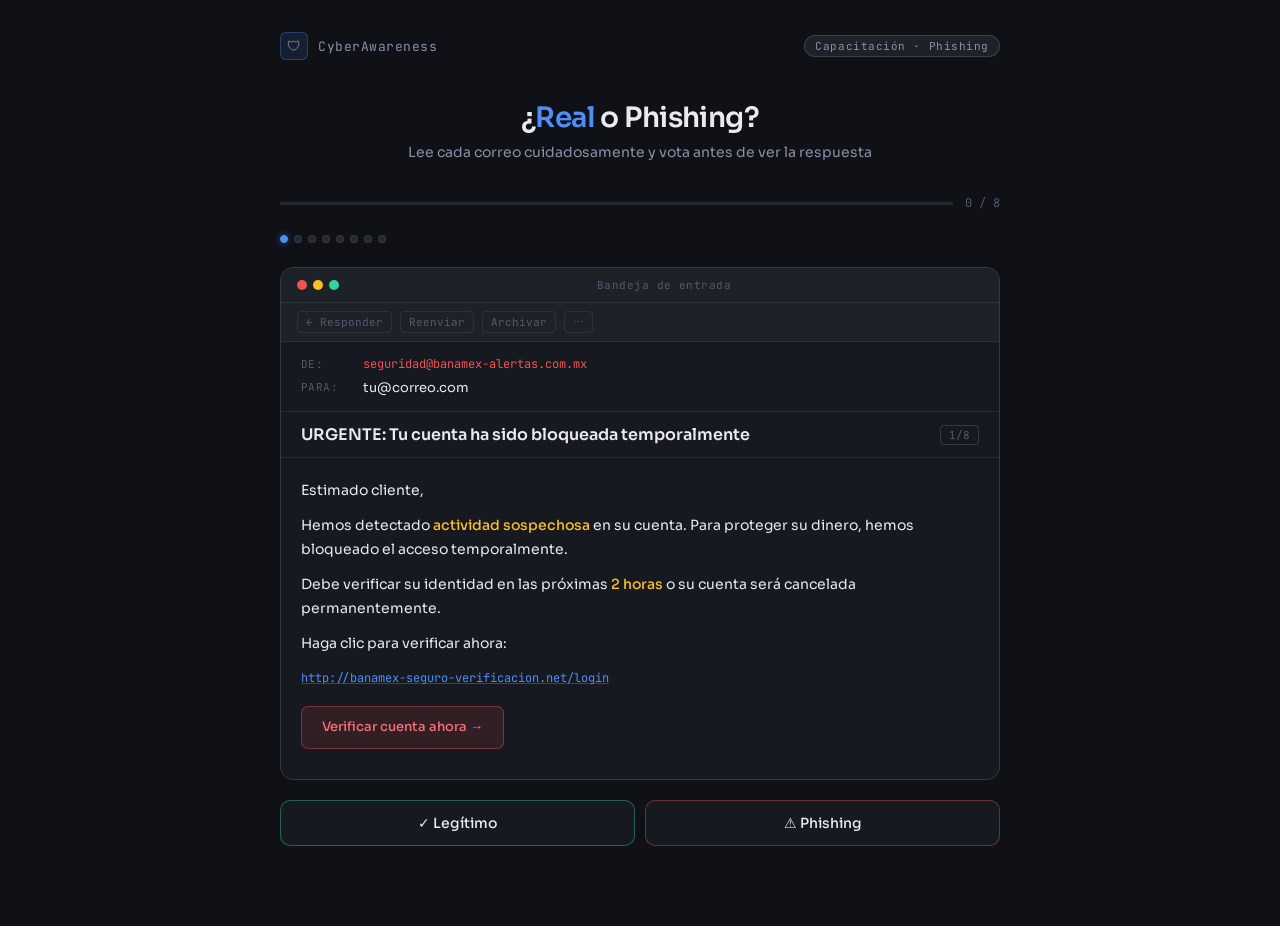
<file: index.html>
<!DOCTYPE html>
<html lang="es">
<head>
<meta charset="UTF-8">
<meta name="viewport" content="width=device-width, initial-scale=1.0">
<title>¿Real o Phishing? — Capacitación Interactiva</title>
<link href="https://fonts.googleapis.com/css2?family=JetBrains+Mono:wght@400;500&family=Sora:wght@400;500;600&display=swap" rel="stylesheet">
<style>
  *, *::before, *::after { box-sizing: border-box; margin: 0; padding: 0; }
  :root {
    --bg: #0f1117;
    --surface: #16191f;
    --surface2: #1d2128;
    --surface3: #252930;
    --border: rgba(255,255,255,0.08);
    --border2: rgba(255,255,255,0.14);
    --text: #e8eaf0;
    --text2: #8b8fa8;
    --text3: #555970;
    --accent: #4f8ef7;
    --accent-dim: rgba(79,142,247,0.12);
    --red: #f05252;
    --red-dim: rgba(240,82,82,0.12);
    --green: #34d399;
    --green-dim: rgba(52,211,153,0.12);
    --amber: #fbbf24;
    --mono: 'JetBrains Mono', monospace;
    --sans: 'Sora', sans-serif;
  }
  body {
    font-family: var(--sans);
    background: var(--bg);
    color: var(--text);
    min-height: 100vh;
    display: flex;
    flex-direction: column;
    align-items: center;
    padding: 2rem 1rem 4rem;
  }
  .topbar {
    width: 100%; max-width: 720px;
    display: flex; align-items: center; justify-content: space-between;
    margin-bottom: 2.5rem;
  }
  .logo {
    display: flex; align-items: center; gap: 10px;
    font-family: var(--mono); font-size: 13px; color: var(--text2); letter-spacing: 0.04em;
  }
  .logo-icon {
    width: 28px; height: 28px;
    background: var(--accent-dim);
    border: 1px solid rgba(79,142,247,0.3);
    border-radius: 6px;
    display: flex; align-items: center; justify-content: center; font-size: 14px;
  }
  .pill-badge {
    font-family: var(--mono); font-size: 11px; padding: 3px 10px;
    border-radius: 99px; background: var(--surface2); border: 1px solid var(--border2);
    color: var(--text2); letter-spacing: 0.05em;
  }
  .header { text-align: center; margin-bottom: 2rem; max-width: 720px; width: 100%; }
  .header h1 { font-size: 28px; font-weight: 600; letter-spacing: -0.02em; color: var(--text); margin-bottom: 6px; }
  .header h1 span { color: var(--accent); }
  .header p { font-size: 14px; color: var(--text2); line-height: 1.6; }
  .progress-wrap {
    max-width: 720px; width: 100%; margin-bottom: 1.5rem;
    display: flex; align-items: center; gap: 12px;
  }
  .progress-track { flex: 1; height: 3px; background: var(--surface3); border-radius: 99px; overflow: hidden; }
  .progress-fill { height: 100%; background: var(--accent); border-radius: 99px; transition: width 0.4s ease; }
  .progress-label { font-family: var(--mono); font-size: 12px; color: var(--text3); white-space: nowrap; }
  .dots-row { display: flex; gap: 6px; max-width: 720px; width: 100%; margin-bottom: 1.5rem; }
  .dot {
    width: 8px; height: 8px; border-radius: 50%;
    background: var(--surface3); border: 1px solid var(--border); transition: all 0.3s;
  }
  .dot.active { background: var(--accent); border-color: var(--accent); box-shadow: 0 0 6px rgba(79,142,247,0.5); }
  .dot.ok { background: var(--green); border-color: var(--green); }
  .dot.fail { background: var(--red); border-color: var(--red); }
  .email-shell {
    max-width: 720px; width: 100%;
    background: var(--surface); border: 1px solid var(--border2); border-radius: 14px;
    overflow: hidden; margin-bottom: 1.25rem;
    animation: slideIn 0.3s ease;
  }
  @keyframes slideIn {
    from { opacity: 0; transform: translateY(10px); }
    to   { opacity: 1; transform: translateY(0); }
  }
  .window-chrome {
    background: var(--surface2); border-bottom: 1px solid var(--border);
    padding: 10px 16px; display: flex; align-items: center; gap: 6px;
  }
  .chrome-dot { width: 10px; height: 10px; border-radius: 50%; }
  .chrome-dot.r { background: #f05252; }
  .chrome-dot.y { background: #fbbf24; }
  .chrome-dot.g { background: #34d399; }
  .chrome-title { flex: 1; text-align: center; font-family: var(--mono); font-size: 11px; color: var(--text3); letter-spacing: 0.04em; }
  .email-toolbar {
    background: var(--surface2); border-bottom: 1px solid var(--border);
    padding: 8px 16px; display: flex; align-items: center; gap: 8px;
  }
  .toolbar-btn {
    font-family: var(--mono); font-size: 11px; color: var(--text3);
    padding: 3px 8px; border-radius: 4px; border: 1px solid var(--border);
    background: transparent; cursor: default;
  }
  .email-meta { background: var(--surface); padding: 14px 20px; border-bottom: 1px solid var(--border); }
  .meta-row { display: flex; align-items: flex-start; gap: 10px; margin-bottom: 6px; font-size: 13px; }
  .meta-row:last-child { margin-bottom: 0; }
  .meta-key { font-family: var(--mono); color: var(--text3); min-width: 52px; font-size: 11px; padding-top: 1px; letter-spacing: 0.04em; }
  .meta-val { color: var(--text); line-height: 1.4; }
  .meta-val.suspicious { color: var(--red); font-family: var(--mono); font-size: 12px; }
  .meta-val.ok-sender  { color: var(--green); font-family: var(--mono); font-size: 12px; }
  .email-subject-bar {
    padding: 12px 20px; border-bottom: 1px solid var(--border);
    display: flex; align-items: center; gap: 10px;
  }
  .email-subject-text { font-size: 16px; font-weight: 600; color: var(--text); flex: 1; }
  .case-num {
    font-family: var(--mono); font-size: 11px; color: var(--text3);
    border: 1px solid var(--border2); padding: 2px 8px; border-radius: 4px; white-space: nowrap;
  }
  .email-body { padding: 20px; font-size: 14px; line-height: 1.75; color: var(--text); background: var(--surface); }
  .email-body p { margin-bottom: 10px; }
  .email-body strong { color: var(--amber); font-weight: 500; }
  .fake-link { color: var(--accent); text-decoration: underline; text-decoration-color: rgba(79,142,247,0.4); cursor: default; font-family: var(--mono); font-size: 12px; }
  .cta { display: inline-block; margin-top: 6px; padding: 9px 20px; border-radius: 7px; font-size: 13px; font-weight: 500; cursor: default; }
  .cta-blue  { background: var(--accent-dim); border: 1px solid rgba(79,142,247,0.4); color: #7fb3fb; }
  .cta-red   { background: var(--red-dim);    border: 1px solid rgba(240,82,82,0.4);   color: #f87171; }
  .attachment {
    display: flex; align-items: center; gap: 10px; margin-top: 12px; padding: 10px 14px;
    background: var(--surface2); border: 1px solid var(--border2); border-radius: 8px;
    font-size: 13px; color: var(--text2);
  }
  .att-danger { color: var(--red); margin-left: auto; font-size: 12px; font-family: var(--mono); }
  .divider { border: none; border-top: 1px solid var(--border); margin: 12px 0; }
  .fine-print { font-size: 12px; color: var(--text3); line-height: 1.5; }
  ul.clean { padding-left: 18px; }
  ul.clean li { margin-bottom: 4px; }
  .vote-section { max-width: 720px; width: 100%; display: flex; gap: 10px; margin-bottom: 1rem; }
  .vote-btn {
    flex: 1; padding: 13px; border-radius: 10px;
    font-family: var(--sans); font-size: 14px; font-weight: 500; cursor: pointer;
    transition: all 0.15s; border: 1px solid var(--border2); background: var(--surface); color: var(--text);
  }
  .vote-btn:hover { transform: translateY(-1px); }
  .vote-btn.legit  { border-color: rgba(52,211,153,0.4); }
  .vote-btn.legit:hover { background: var(--green-dim); }
  .vote-btn.phish  { border-color: rgba(240,82,82,0.4); }
  .vote-btn.phish:hover { background: var(--red-dim); }
  .result-box {
    max-width: 720px; width: 100%; border-radius: 10px;
    padding: 16px 18px; margin-bottom: 1rem; display: none;
    animation: slideIn 0.25s ease;
  }
  .result-box.show { display: block; }
  .result-box.correct { background: var(--green-dim); border: 1px solid rgba(52,211,153,0.3); }
  .result-box.wrong   { background: var(--red-dim);   border: 1px solid rgba(240,82,82,0.3); }
  .result-title { font-size: 14px; font-weight: 600; margin-bottom: 6px; }
  .result-box.correct .result-title { color: var(--green); }
  .result-box.wrong   .result-title { color: var(--red); }
  .result-explain { font-size: 13px; color: var(--text2); line-height: 1.6; margin-bottom: 10px; }
  .clues-label { font-family: var(--mono); font-size: 11px; color: var(--text3); letter-spacing: 0.06em; margin-bottom: 6px; }
  .clue-item { display: flex; gap: 8px; font-size: 13px; color: var(--text2); margin-bottom: 4px; align-items: flex-start; }
  .clue-bullet { color: var(--amber); margin-top: 2px; flex-shrink: 0; }
  .nav-btn {
    max-width: 720px; width: 100%; padding: 12px; border-radius: 10px;
    font-family: var(--sans); font-size: 14px; font-weight: 500; cursor: pointer;
    border: 1px solid var(--border2); background: var(--surface2); color: var(--text);
    display: none; transition: background 0.15s;
  }
  .nav-btn:hover { background: var(--surface3); }
  .nav-btn.show { display: block; }
  .score-card {
    max-width: 720px; width: 100%; background: var(--surface); border: 1px solid var(--border2);
    border-radius: 14px; padding: 3rem 2rem; text-align: center; display: none;
    animation: slideIn 0.3s ease;
  }
  .score-card.show { display: block; }
  .score-big { font-size: 64px; font-weight: 600; font-family: var(--mono); color: var(--accent); line-height: 1; margin-bottom: 6px; }
  .score-sub { font-size: 14px; color: var(--text2); margin-bottom: 6px; }
  .score-msg { font-size: 13px; color: var(--text3); margin-bottom: 2rem; }
  .restart-btn {
    padding: 10px 28px; border-radius: 8px; font-family: var(--sans); font-size: 14px; font-weight: 500;
    cursor: pointer; background: var(--accent-dim); border: 1px solid rgba(79,142,247,0.4); color: #7fb3fb;
    transition: background 0.15s;
  }
  .restart-btn:hover { background: rgba(79,142,247,0.2); }
  /* ── Recommendations ── */
  .recs-wrap {
    max-width: 720px; width: 100%;
    margin-top: 1.75rem; text-align: left;
  }
  .recs-header {
    display: flex; align-items: center; gap: 10px;
    margin-bottom: 1.25rem;
  }
  .recs-header-line { flex: 1; height: 1px; background: var(--border2); }
  .recs-header-label {
    font-family: var(--mono); font-size: 11px; color: var(--text3);
    letter-spacing: 0.08em; white-space: nowrap;
  }
  .recs-grid {
    display: grid;
    grid-template-columns: 1fr 1fr;
    gap: 10px;
  }
  @media (max-width: 540px) { .recs-grid { grid-template-columns: 1fr; } }
  .rec-card {
    background: var(--surface2);
    border: 1px solid var(--border);
    border-radius: 10px;
    padding: 14px 16px;
    display: flex; gap: 12px; align-items: flex-start;
    transition: border-color 0.2s;
  }
  .rec-card:hover { border-color: var(--border2); }
  .rec-icon {
    font-size: 18px; flex-shrink: 0; margin-top: 1px;
    width: 32px; height: 32px;
    background: var(--surface3); border-radius: 8px;
    display: flex; align-items: center; justify-content: center;
  }
  .rec-body {}
  .rec-title { font-size: 13px; font-weight: 600; color: var(--text); margin-bottom: 3px; }
  .rec-desc  { font-size: 12px; color: var(--text2); line-height: 1.55; }
  .rec-tag {
    display: inline-block; margin-top: 5px;
    font-family: var(--mono); font-size: 10px; letter-spacing: 0.04em;
    padding: 2px 7px; border-radius: 99px;
  }
  .tag-critical { background: rgba(240,82,82,0.15);  color: #f87171; border: 1px solid rgba(240,82,82,0.3); }
  .tag-high     { background: rgba(251,191,36,0.12); color: #fcd34d; border: 1px solid rgba(251,191,36,0.3); }
  .tag-good     { background: rgba(52,211,153,0.1);  color: #6ee7b7; border: 1px solid rgba(52,211,153,0.25); }
</style>
</head>
<body>

<div class="topbar">
  <div class="logo"><div class="logo-icon">🛡</div>CyberAwareness</div>
  <span class="pill-badge">Capacitación · Phishing</span>
</div>

<div class="header">
  <h1>¿<span>Real</span> o Phishing?</h1>
  <p>Lee cada correo cuidadosamente y vota antes de ver la respuesta</p>
</div>

<div class="progress-wrap">
  <div class="progress-track"><div class="progress-fill" id="prog-fill" style="width:0%"></div></div>
  <span class="progress-label" id="prog-label">0 / 5</span>
</div>
<div class="dots-row" id="dots-row"></div>

<div id="quiz-area"></div>
<div class="score-card" id="score-card">
  <div class="score-big" id="final-score"></div>
  <div class="score-sub" id="score-sub"></div>
  <div class="score-msg" id="score-msg"></div>
  <button class="restart-btn" onclick="restart()">↺ Reiniciar dinámica</button>

  <div class="recs-wrap">
    <div class="recs-header">
      <div class="recs-header-line"></div>
      <span class="recs-header-label">RECOMENDACIONES ESENCIALES ANTI-PHISHING</span>
      <div class="recs-header-line"></div>
    </div>
    <div class="recs-grid">

      <div class="rec-card">
        <div class="rec-icon">🔍</div>
        <div class="rec-body">
          <div class="rec-title">Verifica el dominio exacto del remitente</div>
          <div class="rec-desc">Antes de abrir cualquier enlace, revisa que el correo provenga del dominio oficial. Un solo carácter diferente (ej. paypa<b style="color:#f87171">l</b>-seguro.com) es señal de fraude.</div>
          <span class="rec-tag tag-critical">CRÍTICO</span>
        </div>
      </div>

      <div class="rec-card">
        <div class="rec-icon">🔒</div>
        <div class="rec-body">
          <div class="rec-title">Activa la autenticación en dos pasos (2FA)</div>
          <div class="rec-desc">Aunque roben tu contraseña, el 2FA bloquea el acceso. Usa una app autenticadora (Google Authenticator, Authy) en lugar de SMS cuando sea posible.</div>
          <span class="rec-tag tag-critical">CRÍTICO</span>
        </div>
      </div>

      <div class="rec-card">
        <div class="rec-icon">🖱️</div>
        <div class="rec-body">
          <div class="rec-title">Pasa el cursor sobre los enlaces sin hacer clic</div>
          <div class="rec-desc">En computadora, al pasar el cursor sobre un enlace se muestra la URL real en la barra inferior. Si no coincide con la empresa, no hagas clic.</div>
          <span class="rec-tag tag-high">IMPORTANTE</span>
        </div>
      </div>

      <div class="rec-card">
        <div class="rec-icon">⏸️</div>
        <div class="rec-body">
          <div class="rec-title">Desconfía de la urgencia extrema</div>
          <div class="rec-desc">Frases como "actúa en 2 horas", "tu cuenta será eliminada" o "ganaste un premio" son tácticas de presión para que no pienses. Tómate siempre un momento.</div>
          <span class="rec-tag tag-high">IMPORTANTE</span>
        </div>
      </div>

      <div class="rec-card">
        <div class="rec-icon">🔐</div>
        <div class="rec-body">
          <div class="rec-title">Nunca ingreses tu contraseña desde un enlace de correo</div>
          <div class="rec-desc">Si recibes un aviso de tu banco o servicio, abre el sitio tú mismo escribiendo la URL en el navegador. Nunca uses el enlace del correo para iniciar sesión.</div>
          <span class="rec-tag tag-critical">CRÍTICO</span>
        </div>
      </div>

      <div class="rec-card">
        <div class="rec-icon">🛡️</div>
        <div class="rec-body">
          <div class="rec-title">Revisa el candado HTTPS… pero no confíes solo en él</div>
          <div class="rec-desc">HTTPS cifra la conexión, pero no garantiza que el sitio sea legítimo. Los sitios de phishing modernos también usan HTTPS. Siempre verifica el dominio completo.</div>
          <span class="rec-tag tag-high">IMPORTANTE</span>
        </div>
      </div>

      <div class="rec-card">
        <div class="rec-icon">📎</div>
        <div class="rec-body">
          <div class="rec-title">No abras archivos adjuntos inesperados</div>
          <div class="rec-desc">Los archivos .xlsx, .pdf, .zip o .exe de remitentes desconocidos pueden contener malware. Verifica con el supuesto emisor por otro canal antes de abrirlos.</div>
          <span class="rec-tag tag-high">IMPORTANTE</span>
        </div>
      </div>

      <div class="rec-card">
        <div class="rec-icon">🔑</div>
        <div class="rec-body">
          <div class="rec-title">Usa un gestor de contraseñas</div>
          <div class="rec-desc">Herramientas como Bitwarden o 1Password autocompletán solo en el sitio correcto, por lo que nunca introducirán tus datos en un sitio falso aunque tú no lo notes.</div>
          <span class="rec-tag tag-good">BUENA PRÁCTICA</span>
        </div>
      </div>

      <div class="rec-card">
        <div class="rec-icon">📱</div>
        <div class="rec-body">
          <div class="rec-title">En móvil, mantén pulsado el enlace para ver la URL</div>
          <div class="rec-desc">En smartphone no puedes pasar el cursor, pero manteniendo pulsado un enlace aparece un menú con la URL destino. Revísala antes de continuar.</div>
          <span class="rec-tag tag-high">IMPORTANTE</span>
        </div>
      </div>

      <div class="rec-card">
        <div class="rec-icon">🚨</div>
        <div class="rec-body">
          <div class="rec-title">Reporta y elimina, no respondas</div>
          <div class="rec-desc">Responder a un phishing confirma que tu correo está activo. Usa el botón "Reportar phishing" de tu cliente de correo y elimínalo sin interactuar.</div>
          <span class="rec-tag tag-good">BUENA PRÁCTICA</span>
        </div>
      </div>

    </div>
  </div>
</div>

<script>
const emails = [
  {
    from:"seguridad@banamex-alertas.com.mx", fromSafe:false,
    to:"tu@correo.com",
    subject:"URGENTE: Tu cuenta ha sido bloqueada temporalmente",
    isPhishing:true,
    body:`<p>Estimado cliente,</p>
          <p>Hemos detectado <strong>actividad sospechosa</strong> en su cuenta. Para proteger su dinero, hemos bloqueado el acceso temporalmente.</p>
          <p>Debe verificar su identidad en las próximas <strong>2 horas</strong> o su cuenta será cancelada permanentemente.</p>
          <p>Haga clic para verificar ahora:</p>
          <p><span class="fake-link">http://banamex-seguro-verificacion.net/login</span></p>
          <p><span class="cta cta-red">Verificar cuenta ahora →</span></p>`,
    clues:["Dominio falso: 'banamex-alertas.com.mx' — Banamex usaría '@banamex.com'","Urgencia artificial: '2 horas o se cancela permanentemente'","El enlace apunta a un dominio externo al banco","Los bancos NUNCA solicitan verificación urgente por correo"],
    explanation:"Phishing clásico. Suplanta a Banamex con un dominio falso y usa urgencia artificial para que el usuario no piense antes de hacer clic."
  },
  {
    from:"noreply@netflix.com", fromSafe:true,
    to:"tu@correo.com",
    subject:"Tu resumen de novedades de abril en Netflix",
    isPhishing:false,
    body:`<p>Hola,</p>
          <p>Este mes llegaron nuevas series y películas que podrían interesarte según tu historial de visualización.</p>
          <p>Explora las novedades en <span class="fake-link">netflix.com</span> o visita nuestro centro de ayuda en <span class="fake-link">help.netflix.com</span></p>
          <p><span class="cta cta-blue">Ver novedades →</span></p>
          <hr class="divider">
          <p class="fine-print">Para dejar de recibir correos de marketing, ajusta tus preferencias en tu cuenta.</p>`,
    clues:["Dominio legítimo: '@netflix.com' — coincide exactamente","No solicita datos personales ni contraseñas","No genera urgencia artificial","Incluye opción para darse de baja (obligatorio por ley)"],
    explanation:"Correo legítimo. Viene del dominio oficial de Netflix, no solicita información sensible y tiene todas las características de un correo de marketing real."
  },
  {
    from:"rrhh-nomina@empresa-pagos.info", fromSafe:false,
    to:"empleados@tuempresa.com",
    subject:"Actualización obligatoria de datos bancarios — Nómina",
    isPhishing:true,
    body:`<p>Estimado colaborador,</p>
          <p>Por disposición del departamento de Finanzas, todos los empleados deben <strong>actualizar sus datos bancarios</strong> antes del viernes para garantizar el depósito de nómina.</p>
          <p>Complete el formulario adjunto con los siguientes datos:</p>
          <ul class="clean"><li>CLABE interbancaria</li><li>Nombre completo del titular</li><li>Contraseña de banca en línea</li></ul>
          <div class="attachment"><span>📎</span>formulario_datos_bancarios.xlsx<span class="att-danger">Descargar</span></div>`,
    clues:["RRHH legítimo NUNCA pide contraseñas de banca en línea","Dominio sospechoso: 'empresa-pagos.info' en lugar del dominio corporativo","Presión de tiempo: 'antes del viernes'","Archivo adjunto desconocido que puede contener malware"],
    explanation:"Phishing laboral muy común. Ningún departamento de nómina legítimo solicita contraseñas bancarias. El dominio externo es la señal más clara de fraude."
  },
  {
    from:"no-reply@paypal.com", fromSafe:true,
    to:"tu@correo.com",
    subject:"Confirmación de pago enviado — $1,200 MXN",
    isPhishing:false,
    body:`<p>Hola,</p>
          <p>Confirmamos que enviaste un pago de <strong>$1,200.00 MXN</strong> a comercio@tienda.com</p>
          <p class="fine-print" style="margin:4px 0 12px;">Fecha: 23 de abril, 2026 · ID de transacción: 8XK2-9PL4</p>
          <p>Si no reconoces esta transacción, abre una disputa desde tu cuenta en <span class="fake-link">paypal.com/disputes</span></p>
          <hr class="divider">
          <p class="fine-print">PayPal nunca te pedirá tu contraseña por correo electrónico.</p>`,
    clues:["Dominio legítimo: '@paypal.com'","Incluye aviso: 'PayPal nunca pedirá tu contraseña por correo'","No hay links ni archivos adjuntos sospechosos","El ID de transacción permite verificar en la app oficial"],
    explanation:"Correo legítimo. PayPal envía confirmaciones con este formato. El aviso de seguridad al final es una práctica auténtica de PayPal para educar a sus usuarios."
  },
  {
    from:"soporte@apple-id-verify.support", fromSafe:false,
    to:"tu@correo.com",
    subject:"Tu Apple ID fue usado en un dispositivo nuevo — Rusia",
    isPhishing:true,
    body:`<p>Hemos detectado que tu Apple ID fue usado para iniciar sesión en un <strong>iPhone 16 Pro en Rusia</strong>.</p>
          <p>Si no fuiste tú, tu cuenta puede estar comprometida. Debes actuar <strong>inmediatamente</strong>.</p>
          <p>Ingresa tus credenciales para revocar el acceso:</p>
          <p><span class="fake-link">https://apple-id-verify.support/secure/login</span></p>
          <p><span class="cta cta-red">Proteger mi cuenta →</span></p>
          <hr class="divider">
          <p class="fine-print">Apple Security Team · 1 Infinite Loop, Cupertino, CA</p>`,
    clues:["Dominio falso: 'apple-id-verify.support' — Apple usaría '@apple.com'","Ubicación alarmante (Rusia) para generar pánico psicológico","El enlace no apunta a apple.com sino a un dominio externo","Poner 'Apple Security Team' al pie no lo hace legítimo"],
    explanation:"Phishing sofisticado que imita alertas de Apple. La ubicación alarmante es un truco psicológico clásico. Apple siempre usaría el dominio @apple.com."
  },
  {
    from:"no-reply@arnazon.com.mx", fromSafe:false,
    to:"tu@correo.com",
    subject:"Tu pedido #408-7261934-8820344 ha sido enviado",
    isPhishing:true,
    body:`<p>Hola,</p>
          <p>Tu pedido está en camino. Estimado tiempo de entrega: <strong>mañana antes de las 10:00 pm</strong>.</p>
          <p style="font-size:13px; color:#8b8fa8; margin:2px 0 14px;">Pedido #408-7261934-8820344 · Vendido por: Amazon.com.mx</p>
          <p>Para rastrear tu paquete en tiempo real, haz clic aquí:</p>
          <p><span class="fake-link">https://arnazon.com.mx/rastreo?token=AX99K2</span></p>
          <p><span class="cta cta-blue">Rastrear mi pedido →</span></p>
          <hr class="divider">
          <p class="fine-print">Si tienes preguntas sobre tu pedido, visita el Centro de Ayuda de Amazon.</p>`,
    clues:[
      "Typosquatting: 'arnazon.com.mx' — 'rn' simula visualmente una 'm', debería ser 'amazon.com.mx'",
      "El número de pedido tiene formato real para parecer auténtico, pero el dominio lo delata",
      "El enlace de rastreo también usa el dominio falso 'arnazon.com.mx'",
      "Truco avanzado: el correo imita perfectamente el formato de Amazon para bajar la guardia"
    ],
    explanation:"Typosquatting de alto nivel: 'arnazon' es casi idéntico a 'amazon' visualmente. Las letras 'rn' juntas imitan una 'm'. El formato del correo es una copia fiel del original para engañar incluso a usuarios experimentados."
  },
  {
    from:"security@google.com", fromSafe:true,
    to:"tu@correo.com",
    subject:"Nuevo inicio de sesión en tu cuenta de Google",
    isPhishing:false,
    body:`<p>Tu cuenta de Google tuvo un nuevo inicio de sesión.</p>
          <p style="font-size:13px; margin:8px 0 14px; padding:10px 12px; background:rgba(255,255,255,0.04); border-radius:8px; border:1px solid rgba(255,255,255,0.08);">
            📍 Ciudad de México, México<br>
            🕐 24 de abril de 2026, 9:42 a.m.<br>
            💻 Chrome en Windows 11
          </p>
          <p>Si fuiste tú, no necesitas hacer nada. Si no reconoces esta actividad, revisa tu cuenta en <span class="fake-link">myaccount.google.com</span></p>
          <hr class="divider">
          <p class="fine-print">Google nunca te pedirá tu contraseña por correo. Este mensaje fue enviado a tu@correo.com porque tienes activadas las alertas de seguridad.</p>`,
    clues:[
      "Dominio legítimo: '@google.com' — exactamente el dominio oficial",
      "No contiene ningún enlace de acción urgente ni botón para 'verificar'",
      "Muestra detalles reales: ubicación, hora y dispositivo del inicio de sesión",
      "Incluye el aviso: 'Google nunca pedirá tu contraseña por correo' — práctica auténtica"
    ],
    explanation:"Correo legítimo. Las alertas de seguridad de Google incluyen detalles específicos del acceso y nunca exigen hacer clic en un enlace para 'recuperar' la cuenta. La ausencia de urgencia y el dominio exacto son las claves."
  },
  {
    from:"soporte@mercad0libre.com", fromSafe:false,
    to:"tu@correo.com",
    subject:"Acción requerida: verificación de identidad para liberar tu pago",
    isPhishing:true,
    body:`<p>Hola,</p>
          <p>Detectamos que tu cuenta tiene un pago retenido por <strong>$3,450.00 MXN</strong> pendiente de liberación.</p>
          <p>Para cumplir con las nuevas regulaciones del <strong>SAT y CONDUSEF 2026</strong>, debes verificar tu identidad en las próximas 24 horas o el monto será devuelto al comprador automáticamente.</p>
          <p>Completa tu verificación aquí:</p>
          <p><span class="fake-link">https://mercad0libre.com/verificacion-sat/identidad</span></p>
          <p><span class="cta cta-red">Verificar y liberar pago →</span></p>
          <hr class="divider">
          <p class="fine-print">Mercado Libre · Verificación reglamentaria 2026 · No respondas a este correo.</p>`,
    clues:[
      "Typosquatting: 'mercad0libre.com' usa el número '0' (cero) en lugar de la letra 'o' — muy difícil de notar",
      "Usa autoridades reales (SAT, CONDUSEF) para dar falsa legitimidad y generar miedo",
      "El monto específico ($3,450) busca que el usuario actúe rápido por miedo a perder dinero real",
      "Mercado Libre nunca retiene pagos por 'regulaciones del SAT' vía correo con enlace externo"
    ],
    explanation:"Phishing de máxima sofisticación: sustituye la 'o' por un '0' (cero) en el dominio, prácticamente invisible a simple vista. Además inventa una regulación oficial ficticia para crear urgencia con respaldo institucional falso — una de las técnicas más efectivas y actuales."
  }
];

let current=0, score=0, answered=false;

function buildDots(){
  document.getElementById('dots-row').innerHTML = emails.map((_,i)=>`<div class="dot" id="dot-${i}"></div>`).join('');
  setDot(current,'active');
}
function setDot(i,s){ const d=document.getElementById('dot-'+i); if(d){ d.className='dot '+s; } }
function updateProgress(idx){
  document.getElementById('prog-fill').style.width=(idx/emails.length*100)+'%';
  document.getElementById('prog-label').textContent=idx+' / '+emails.length;
}
function renderEmail(idx){
  answered=false;
  const e=emails[idx];
  document.getElementById('quiz-area').innerHTML=`
    <div class="email-shell">
      <div class="window-chrome">
        <div class="chrome-dot r"></div><div class="chrome-dot y"></div><div class="chrome-dot g"></div>
        <span class="chrome-title">Bandeja de entrada</span>
      </div>
      <div class="email-toolbar">
        <span class="toolbar-btn">← Responder</span>
        <span class="toolbar-btn">Reenviar</span>
        <span class="toolbar-btn">Archivar</span>
        <span class="toolbar-btn">⋯</span>
      </div>
      <div class="email-meta">
        <div class="meta-row"><span class="meta-key">DE:</span><span class="meta-val ${e.fromSafe?'ok-sender':'suspicious'}">${e.from}</span></div>
        <div class="meta-row"><span class="meta-key">PARA:</span><span class="meta-val">${e.to}</span></div>
      </div>
      <div class="email-subject-bar">
        <span class="email-subject-text">${e.subject}</span>
        <span class="case-num">${idx+1}/${emails.length}</span>
      </div>
      <div class="email-body">${e.body}</div>
    </div>
    <div class="vote-section">
      <button class="vote-btn legit" onclick="vote(false)">✓  Legítimo</button>
      <button class="vote-btn phish" onclick="vote(true)">⚠  Phishing</button>
    </div>
    <div class="result-box" id="result-box"></div>
    <button class="nav-btn" id="nav-btn" onclick="next()">${idx<emails.length-1?'Siguiente correo →':'Ver resultado final →'}</button>
  `;
}
function vote(guessPhishing){
  if(answered)return;
  answered=true;
  const e=emails[current];
  const correct=guessPhishing===e.isPhishing;
  if(correct)score++;
  setDot(current,correct?'ok':'fail');
  const box=document.getElementById('result-box');
  box.className='result-box show '+(correct?'correct':'wrong');
  box.innerHTML=`
    <div class="result-title">${correct?'✓ ¡Correcto!':'✗ Incorrecto'} — Este correo es ${e.isPhishing?'Phishing':'Legítimo'}</div>
    <div class="result-explain">${e.explanation}</div>
    <div class="clues-label">SEÑALES CLAVE</div>
    ${e.clues.map(c=>`<div class="clue-item"><span class="clue-bullet">›</span><span>${c}</span></div>`).join('')}
  `;
  document.querySelectorAll('.vote-btn').forEach(b=>{ b.style.opacity='0.4'; b.style.pointerEvents='none'; });
  document.getElementById('nav-btn').classList.add('show');
}
function next(){
  current++;
  updateProgress(current);
  if(current>=emails.length){
    document.getElementById('quiz-area').innerHTML='';
    const sc=document.getElementById('score-card');
    sc.classList.add('show');
    document.getElementById('final-score').textContent=score+'/'+emails.length;
    document.getElementById('score-sub').textContent=score+' respuesta'+(score===1?'':'s')+' correcta'+(score===1?'':'s')+' de '+emails.length;
    const msgs=['Sigue aprendiendo — los atacantes son cada vez más sofisticados.','Vas comenzando, no te rindas.','Algo de ojo, pero los hackers no descansan.','Buen intento, sigue practicando.','La mitad, vas por buen camino.','Buen ojo para detectar amenazas.','Casi experto, muy bien.','¡Excelente! Eres muy difícil de engañar.','¡Perfecto! Eres un experto en anti-phishing.'];
    document.getElementById('score-msg').textContent=msgs[score];
  } else {
    setDot(current,'active');
    renderEmail(current);
  }
}
function restart(){
  current=0; score=0; answered=false;
  document.getElementById('score-card').classList.remove('show');
  updateProgress(0);
  buildDots();
  renderEmail(0);
}
buildDots();
updateProgress(0);
renderEmail(0);
</script>
</body>
</html>
</file>
